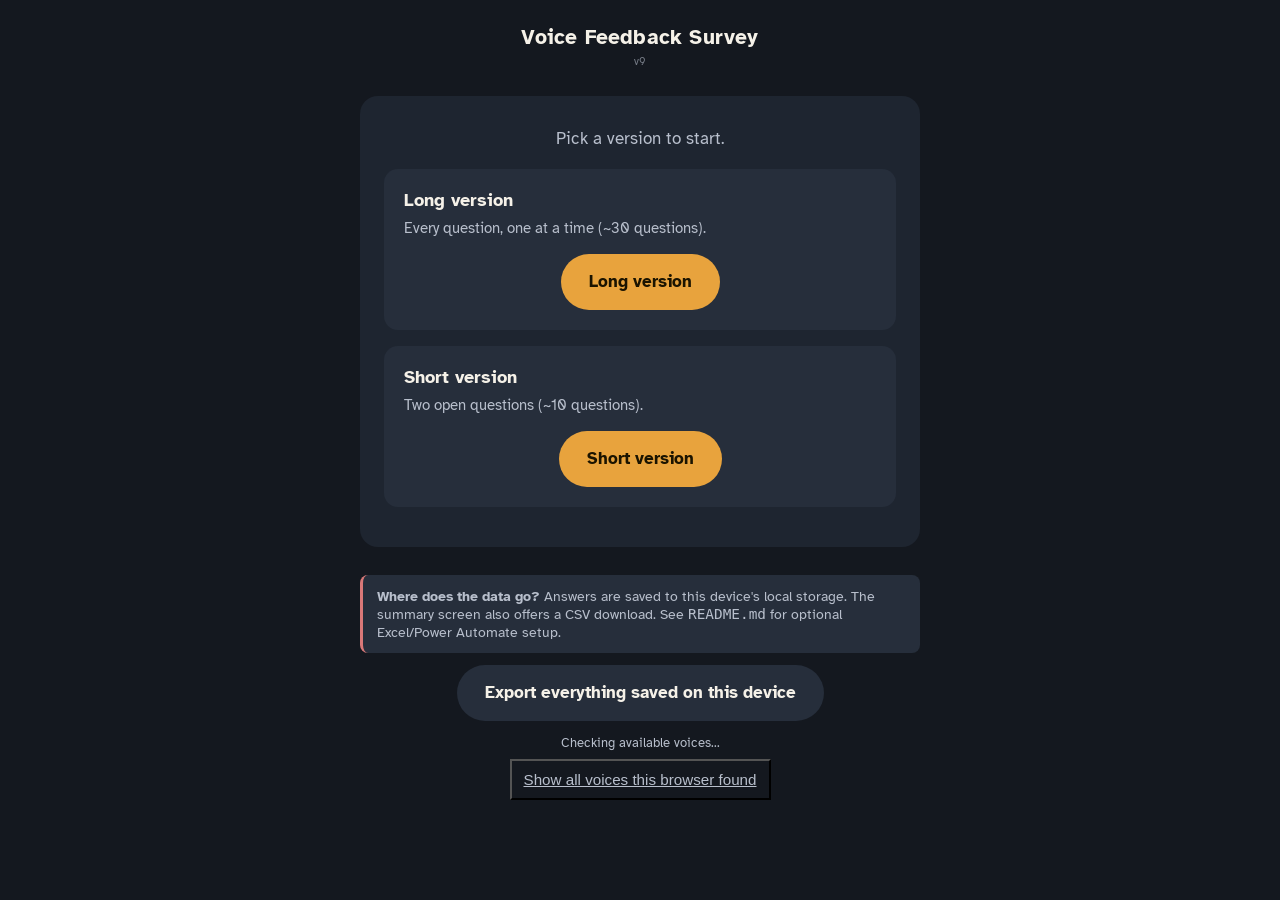
<file: index.html>
<!DOCTYPE html>
<html lang="en-GB">
<head>
<meta charset="UTF-8">
<meta name="viewport" content="width=device-width, initial-scale=1.0">
<title>Voice Feedback Survey</title>
<link rel="preconnect" href="https://fonts.googleapis.com">
<link rel="preconnect" href="https://fonts.gstatic.com" crossorigin>
<link href="https://fonts.googleapis.com/css2?family=Atkinson+Hyperlegible:ital,wght@0,400;0,700;1,400&display=swap" rel="stylesheet">
<link rel="stylesheet" href="survey-styles.css?v=10">
</head>
<body>

<div class="app">
  <header class="top">
    <h1>Voice Feedback Survey</h1>
    <span class="version-tag">v9</span>
  </header>

  <div id="progressWrap" style="display:none;">
    <div class="progress-track"><div class="progress-fill" id="progressFill"></div></div>
    <div class="progress-label" id="progressLabel"></div>
  </div>

  <main class="card" id="card">
    <!-- version picker and survey injected by JS -->
  </main>

  <div aria-live="polite" class="sr-only" id="liveRegion"></div>

  <footer class="notes">
    <div class="support-note">
      <strong>Where does the data go?</strong> Answers are saved to this device's local
      storage. The summary screen also offers a CSV download. See <code>README.md</code>
      for optional Excel/Power Automate setup.
    </div>
    <button class="btn btn-secondary" id="exportAllBtn" style="margin-top:12px;">Export everything saved on this device</button>
    <div id="compatNote" style="margin-top:14px;"></div>
    <button class="btn-quiet" id="listVoicesBtn" style="margin-top:8px;">Show all voices this browser found</button>
    <div id="voiceList" style="text-align:left; margin-top:8px; display:none;"></div>
  </footer>
</div>

<script src="questions-full.js?v=10"></script>
<script src="questions-open.js?v=10"></script>
<script src="survey-engine.js?v=10"></script>
<script>
  document.getElementById('exportAllBtn').addEventListener('click', () => {
    window.voiceSurveyStorage.exportAllLocalResponses();
  });
</script>

</body>
</html>
</file>
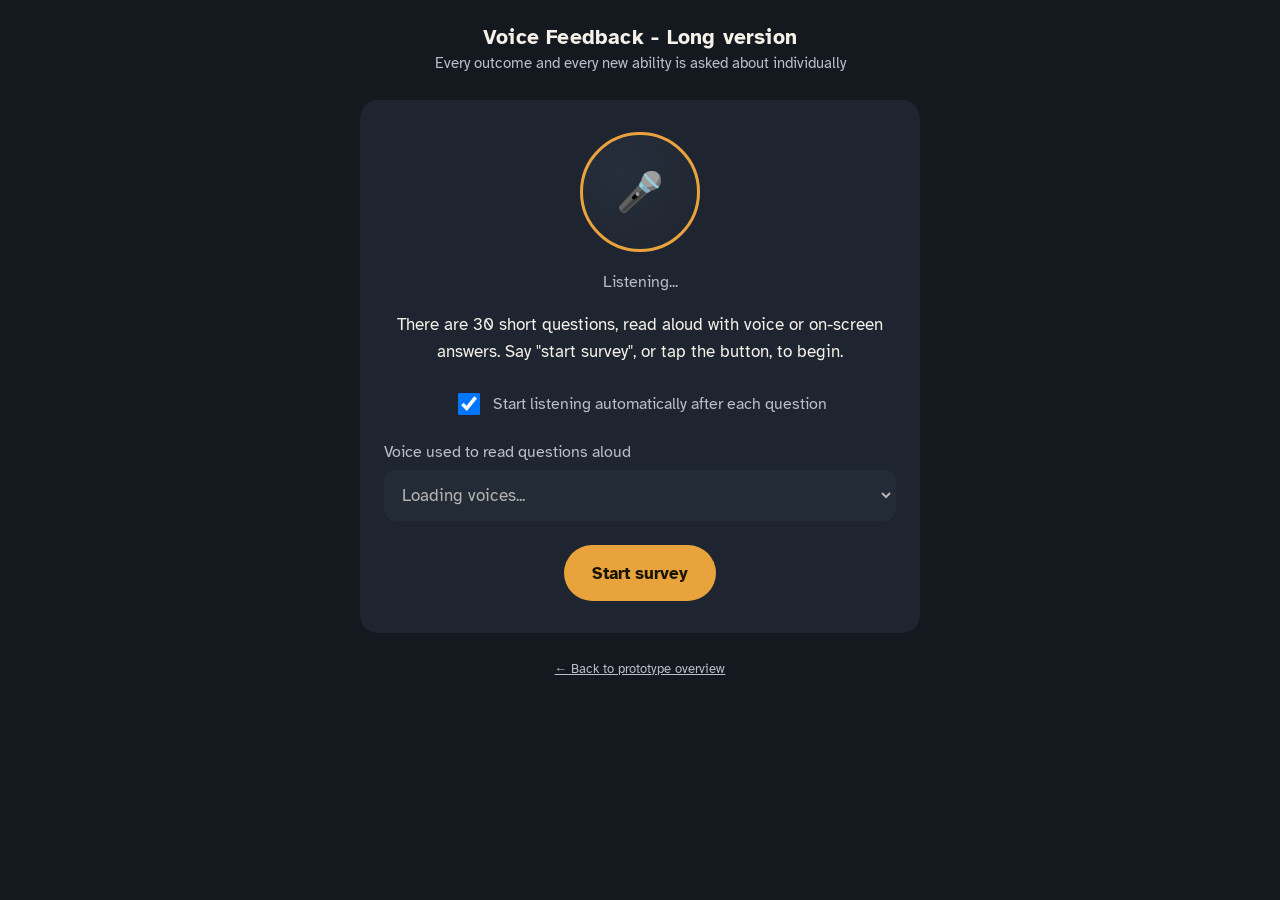
<file: full-survey.html>
<!DOCTYPE html>
<html lang="en-GB">
<head>
<meta charset="UTF-8">
<meta name="viewport" content="width=device-width, initial-scale=1.0">
<title>Voice Feedback - Long version</title>
<link rel="preconnect" href="https://fonts.googleapis.com">
<link rel="preconnect" href="https://fonts.gstatic.com" crossorigin>
<link href="https://fonts.googleapis.com/css2?family=Atkinson+Hyperlegible:ital,wght@0,400;0,700;1,400&display=swap" rel="stylesheet">
<link rel="stylesheet" href="survey-styles.css?v=10">
</head>
<body>

<div class="app">
  <header class="top">
    <h1>Voice Feedback - Long version</h1>
    <p>Every outcome and every new ability is asked about individually</p>
  </header>

  <div id="progressWrap" style="display:none;">
    <div class="progress-track"><div class="progress-fill" id="progressFill"></div></div>
    <div class="progress-label" id="progressLabel"></div>
  </div>

  <main class="card" id="card">
    <!-- content injected by JS -->
  </main>

  <div aria-live="polite" class="sr-only" id="liveRegion"></div>

  <footer class="notes">
    <p><a href="index.html" style="color:var(--text-dim);">&larr; Back to prototype overview</a></p>
  </footer>
</div>

<script src="questions-full.js?v=10"></script>
<script src="survey-engine.js?v=10"></script>

</body>
</html>
</file>
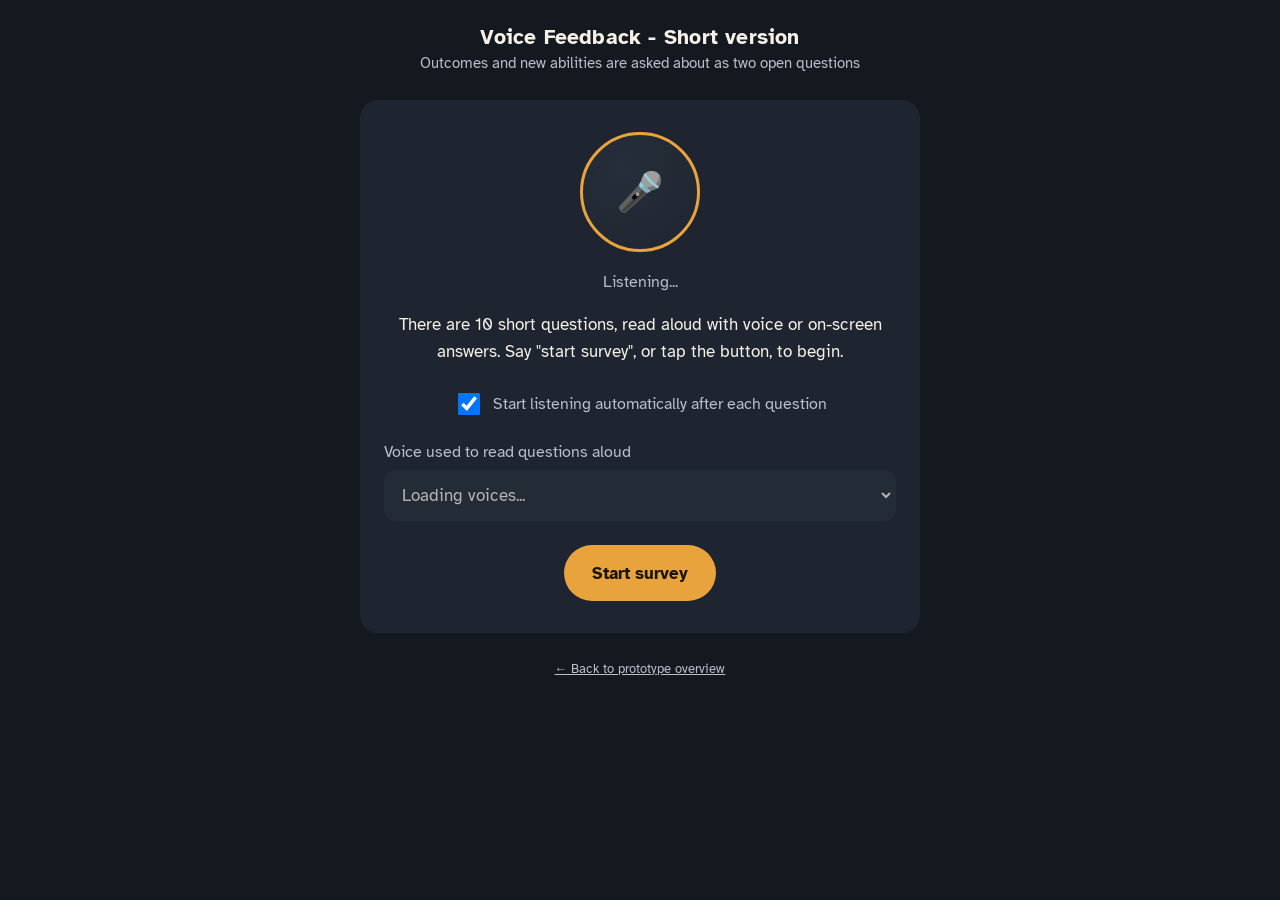
<file: open-survey.html>
<!DOCTYPE html>
<html lang="en-GB">
<head>
<meta charset="UTF-8">
<meta name="viewport" content="width=device-width, initial-scale=1.0">
<title>Voice Feedback - Short version</title>
<link rel="preconnect" href="https://fonts.googleapis.com">
<link rel="preconnect" href="https://fonts.gstatic.com" crossorigin>
<link href="https://fonts.googleapis.com/css2?family=Atkinson+Hyperlegible:ital,wght@0,400;0,700;1,400&display=swap" rel="stylesheet">
<link rel="stylesheet" href="survey-styles.css?v=10">
</head>
<body>

<div class="app">
  <header class="top">
    <h1>Voice Feedback - Short version</h1>
    <p>Outcomes and new abilities are asked about as two open questions</p>
  </header>

  <div id="progressWrap" style="display:none;">
    <div class="progress-track"><div class="progress-fill" id="progressFill"></div></div>
    <div class="progress-label" id="progressLabel"></div>
  </div>

  <main class="card" id="card">
    <!-- content injected by JS -->
  </main>

  <div aria-live="polite" class="sr-only" id="liveRegion"></div>

  <footer class="notes">
    <p><a href="index.html" style="color:var(--text-dim);">&larr; Back to prototype overview</a></p>
  </footer>
</div>

<script src="questions-open.js?v=10"></script>
<script src="survey-engine.js?v=10"></script>

</body>
</html>
</file>
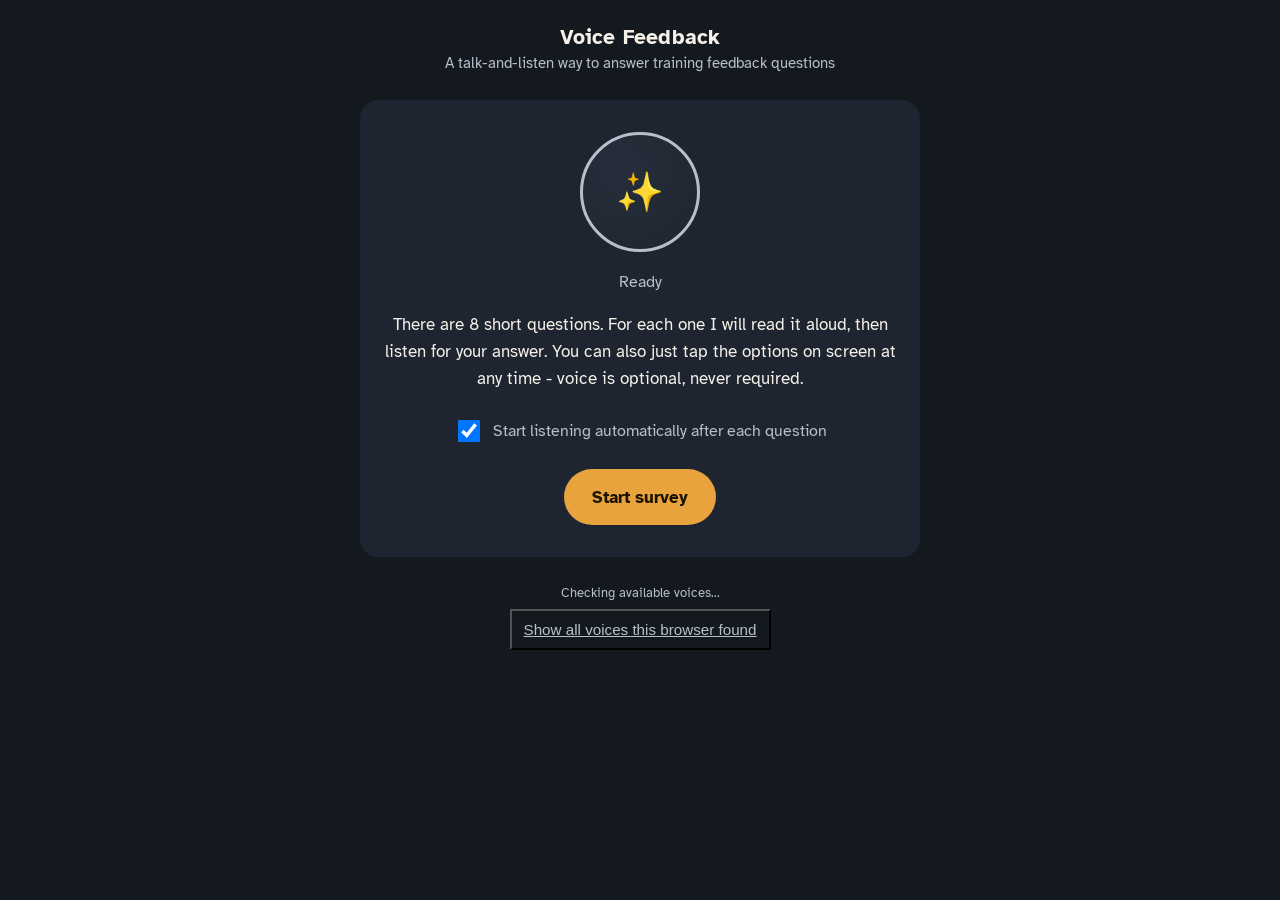
<file: voice-survey-prototype_3.html>
<!DOCTYPE html>
<html lang="en-GB">
<head>
<meta charset="UTF-8">
<meta name="viewport" content="width=device-width, initial-scale=1.0">
<title>Voice Feedback - Prototype</title>
<link rel="preconnect" href="https://fonts.googleapis.com">
<link rel="preconnect" href="https://fonts.gstatic.com" crossorigin>
<link href="https://fonts.googleapis.com/css2?family=Atkinson+Hyperlegible:ital,wght@0,400;0,700;1,400&display=swap" rel="stylesheet">
<style>
  :root {
    --bg: #14181F;
    --surface: #1E2530;
    --surface-raised: #262E3B;
    --text: #F5F1E8;
    --text-dim: #B8BFCC;
    --gold: #E8A33D;
    --teal: #5FBDB0;
    --rose: #D97878;
    --focus: #F5F1E8;
    --radius: 18px;
  }

  * { box-sizing: border-box; }

  html, body {
    margin: 0;
    padding: 0;
    background: var(--bg);
    color: var(--text);
    font-family: 'Atkinson Hyperlegible', Arial, sans-serif;
    min-height: 100vh;
  }

  body {
    display: flex;
    justify-content: center;
    padding: 24px 16px 60px;
  }

  @media (prefers-reduced-motion: reduce) {
    * { animation-duration: 0.01ms !important; transition-duration: 0.01ms !important; }
  }

  .app {
    width: 100%;
    max-width: 560px;
  }

  header.top {
    text-align: center;
    margin-bottom: 28px;
  }

  header.top h1 {
    font-size: 1.3rem;
    font-weight: 700;
    margin: 0 0 4px;
    letter-spacing: 0.01em;
  }

  header.top p {
    color: var(--text-dim);
    margin: 0;
    font-size: 0.95rem;
  }

  .progress-track {
    height: 6px;
    background: var(--surface);
    border-radius: 999px;
    margin: 20px 0 8px;
    overflow: hidden;
  }

  .progress-fill {
    height: 100%;
    background: var(--gold);
    border-radius: 999px;
    transition: width 0.4s ease;
    width: 0%;
  }

  .progress-label {
    font-size: 0.85rem;
    color: var(--text-dim);
    text-align: right;
    margin-bottom: 20px;
  }

  .card {
    background: var(--surface);
    border-radius: var(--radius);
    padding: 32px 24px;
    text-align: center;
  }

  /* the orb: the one signature visual element, gives a sighted observer
     (or low-vision user with residual sight) a clear read on system state
     without relying on it — every state is also spoken and printed */
  .orb-wrap {
    display: flex;
    justify-content: center;
    margin-bottom: 20px;
  }

  .orb {
    width: 120px;
    height: 120px;
    border-radius: 50%;
    background: radial-gradient(circle at 35% 30%, var(--surface-raised), var(--surface));
    border: 3px solid var(--text-dim);
    display: flex;
    align-items: center;
    justify-content: center;
    transition: border-color 0.3s ease, box-shadow 0.3s ease;
  }

  .orb .icon { font-size: 2.4rem; }

  .orb.speaking {
    border-color: var(--teal);
    box-shadow: 0 0 0 0 rgba(95,189,176,0.6);
    animation: pulse-teal 1.4s ease-in-out infinite;
  }

  .orb.listening {
    border-color: var(--gold);
    box-shadow: 0 0 0 0 rgba(232,163,61,0.6);
    animation: pulse-gold 1.1s ease-in-out infinite;
  }

  @keyframes pulse-teal {
    0% { box-shadow: 0 0 0 0 rgba(95,189,176,0.45); }
    70% { box-shadow: 0 0 0 22px rgba(95,189,176,0); }
    100% { box-shadow: 0 0 0 0 rgba(95,189,176,0); }
  }

  @keyframes pulse-gold {
    0% { box-shadow: 0 0 0 0 rgba(232,163,61,0.45); }
    70% { box-shadow: 0 0 0 22px rgba(232,163,61,0); }
    100% { box-shadow: 0 0 0 0 rgba(232,163,61,0); }
  }

  .state-label {
    font-size: 1rem;
    color: var(--text-dim);
    margin-bottom: 18px;
    min-height: 1.4em;
  }

  .question-text {
    font-size: 1.4rem;
    font-weight: 700;
    line-height: 1.4;
    margin: 0 0 24px;
  }

  .options {
    display: flex;
    flex-direction: column;
    gap: 12px;
    margin-bottom: 20px;
  }

  .option-btn {
    background: var(--surface-raised);
    color: var(--text);
    border: 2px solid transparent;
    border-radius: 12px;
    padding: 18px 16px;
    font-size: 1.05rem;
    font-family: inherit;
    text-align: left;
    cursor: pointer;
    min-height: 60px;
  }

  .option-btn:hover { background: #303A49; }

  .option-btn:focus-visible,
  button:focus-visible,
  textarea:focus-visible,
  input:focus-visible {
    outline: 3px solid var(--focus);
    outline-offset: 2px;
  }

  .option-btn.chosen {
    border-color: var(--gold);
    background: #33291A;
  }

  textarea.free-text {
    width: 100%;
    min-height: 110px;
    background: var(--surface-raised);
    color: var(--text);
    border: 2px solid transparent;
    border-radius: 12px;
    padding: 14px;
    font-family: inherit;
    font-size: 1.05rem;
    margin-bottom: 20px;
    resize: vertical;
  }

  .btn-row {
    display: flex;
    gap: 12px;
    flex-wrap: wrap;
    justify-content: center;
  }

  .btn {
    font-family: inherit;
    font-size: 1.05rem;
    font-weight: 700;
    border: none;
    border-radius: 999px;
    padding: 16px 28px;
    cursor: pointer;
    min-height: 56px;
    min-width: 120px;
  }

  .btn-primary { background: var(--gold); color: #1B1400; }
  .btn-secondary { background: var(--surface-raised); color: var(--text); }
  .btn-quiet {
    background: transparent;
    color: var(--text-dim);
    text-decoration: underline;
    padding: 10px 12px;
    min-width: unset;
    min-height: unset;
    font-weight: 400;
    font-size: 0.95rem;
  }

  .transcript-box {
    background: var(--surface-raised);
    border-radius: 12px;
    padding: 14px 16px;
    margin-bottom: 20px;
    text-align: left;
    font-size: 1rem;
    color: var(--text-dim);
  }
  .transcript-box strong { color: var(--text); }

  .summary-list {
    text-align: left;
    margin-bottom: 24px;
  }

  .summary-item {
    border-bottom: 1px solid var(--surface-raised);
    padding: 14px 0;
  }
  .summary-item:last-child { border-bottom: none; }
  .summary-item .q { font-size: 0.85rem; color: var(--text-dim); margin-bottom: 4px; }
  .summary-item .a { font-size: 1.05rem; font-weight: 700; }

  .support-note {
    background: var(--surface-raised);
    border-left: 3px solid var(--rose);
    border-radius: 8px;
    padding: 12px 14px;
    font-size: 0.9rem;
    color: var(--text-dim);
    margin-top: 18px;
    text-align: left;
  }

  .sr-only {
    position: absolute;
    width: 1px; height: 1px;
    padding: 0; margin: -1px;
    overflow: hidden;
    clip: rect(0,0,0,0);
    white-space: nowrap; border: 0;
  }

  footer.notes {
    text-align: center;
    color: var(--text-dim);
    font-size: 0.8rem;
    margin-top: 28px;
  }
</style>
</head>
<body>

<div class="app">
  <header class="top">
    <h1>Voice Feedback</h1>
    <p>A talk-and-listen way to answer training feedback questions</p>
  </header>

  <div id="progressWrap" style="display:none;">
    <div class="progress-track"><div class="progress-fill" id="progressFill"></div></div>
    <div class="progress-label" id="progressLabel"></div>
  </div>

  <main class="card" id="card">
    <!-- content injected by JS -->
  </main>

  <div aria-live="polite" class="sr-only" id="liveRegion"></div>

  <footer class="notes">
    <div id="compatNote"></div>
    <button class="btn-quiet" id="listVoicesBtn" style="margin-top:8px;">Show all voices this browser found</button>
    <div id="voiceList" style="text-align:left; margin-top:8px; display:none;"></div>
  </footer>
</div>

<script>
(function () {
  const questions = [
    {
      id: 1,
      type: 'choice',
      text: 'Compared to before the training, how confident do you feel using your device now?',
      options: ['Much more confident', 'Somewhat more confident', 'About the same', 'Less confident']
    },
    {
      id: 2,
      type: 'text',
      text: 'What part of the training was most useful to you? Tell me in your own words.'
    },
    {
      id: 3,
      type: 'choice',
      text: 'How was the pace of the session?',
      options: ['Too slow', 'Just right', 'Too fast']
    },
    {
      id: 4,
      type: 'choice',
      text: 'Did the trainer explain things in a way that was easy to follow?',
      options: ['Yes, always', 'Mostly', 'Sometimes', 'Rarely']
    },
    {
      id: 5,
      type: 'choice',
      text: 'Would you recommend this training to a friend?',
      options: ['Yes', 'Maybe', 'No']
    },
    {
      id: 6,
      type: 'text',
      text: 'What was the most difficult part of the session?'
    },
    {
      id: 7,
      type: 'choice',
      text: 'How likely are you to keep practising what you learned?',
      options: ['Very likely', 'Somewhat likely', 'Not likely']
    },
    {
      id: 8,
      type: 'text',
      text: 'Is there anything else you would like to tell us?'
    }
  ];

  const card = document.getElementById('card');
  const progressWrap = document.getElementById('progressWrap');
  const progressFill = document.getElementById('progressFill');
  const progressLabel = document.getElementById('progressLabel');
  const liveRegion = document.getElementById('liveRegion');
  const compatNote = document.getElementById('compatNote');
  const listVoicesBtn = document.getElementById('listVoicesBtn');
  const voiceListEl = document.getElementById('voiceList');

  listVoicesBtn.addEventListener('click', () => {
    const voices = window.speechSynthesis ? window.speechSynthesis.getVoices() : [];
    if (!voices.length) {
      voiceListEl.innerHTML = 'No voices reported yet - try again in a second, or check the browser has permission/internet access.';
    } else {
      voiceListEl.innerHTML = voices.map(v =>
        `${v.name} (${v.lang})${/natural|online|enhanced|premium/i.test(v.name) ? ' - looks natural' : ''}`
      ).join('<br>');
    }
    voiceListEl.style.display = voiceListEl.style.display === 'none' ? 'block' : 'none';
  });

  const SpeechRecognitionAPI = window.SpeechRecognition || window.webkitSpeechRecognition;
  const speechSupported = !!SpeechRecognitionAPI && !!window.speechSynthesis;

  // iOS only grants microphone-based speech recognition to Safari itself -
  // Chrome, Edge and every other iPhone/iPad browser use the same rendering
  // engine but don't get this feature, so voice input silently fails there.
  const ua = navigator.userAgent || '';
  const isIOS = /iPhone|iPad|iPod/.test(ua);
  const isIOSSafari = isIOS && /Safari/.test(ua) && !/CriOS|EdgiOS|FxiOS|OPiOS/.test(ua);
  const isIOSOtherBrowser = isIOS && !isIOSSafari;

  let recognizer = null;
  if (SpeechRecognitionAPI) {
    recognizer = new SpeechRecognitionAPI();
    recognizer.continuous = false;
    recognizer.interimResults = false;
    recognizer.lang = 'en-GB';
  }

  let current = 0;
  const answers = [];
  let pendingAnswer = null;

  // Natural voices (Edge's "Online (Natural)" set, and equivalents on other
  // browsers) sound far less robotic than the default local voice. They load
  // asynchronously and often aren't ready on the very first check, so we
  // retry a few times rather than relying on a single event that not every
  // browser fires reliably.
  let naturalVoice = null;
  let voiceLabel = 'standard';
  let voiceAttempts = 0;

  function pickBestVoice() {
    if (!window.speechSynthesis) { updateCompatNote(); return; }
    const voices = window.speechSynthesis.getVoices();

    if (!voices.length) {
      voiceAttempts++;
      if (voiceAttempts <= 10) {
        setTimeout(pickBestVoice, 300);
      } else {
        voiceLabel = 'none-found';
        updateCompatNote();
      }
      return;
    }

    const englishVoices = voices.filter(v => v.lang && v.lang.toLowerCase().startsWith('en'));
    const pool = englishVoices.length ? englishVoices : voices;

    // Prefer anything explicitly flagged "Natural" (Edge), then fall back to
    // other known cloud/enhanced voice naming patterns other browsers use.
    const natural = pool.find(v => /natural/i.test(v.name))
      || pool.find(v => /online|enhanced|premium/i.test(v.name))
      || null;

    // Prefer British English where available, since that best matches the
    // rest of the interface, then just take the first sensible option.
    const gbFirst = pool.find(v => v.lang.toLowerCase() === 'en-gb') || pool[0];

    naturalVoice = natural || gbFirst || null;
    voiceLabel = natural ? 'natural' : 'standard';
    updateCompatNote();
  }

  function updateCompatNote() {
    if (!speechSupported) {
      compatNote.textContent = 'This browser does not support voice input, so manual buttons are used instead.';
      return;
    }
    if (voiceLabel === 'natural') {
      compatNote.textContent = `Voice works in this browser, using a natural voice (${naturalVoice.name}). Manual buttons are always available too.`;
    } else if (voiceLabel === 'none-found') {
      compatNote.textContent = 'Voice output is not returning any voices in this browser - manual buttons will still work.';
    } else if (naturalVoice) {
      compatNote.textContent = `Voice works in this browser, using the standard voice (${naturalVoice.name}). Manual buttons are always available too.`;
    } else {
      compatNote.textContent = 'Checking available voices...';
    }
  }

  updateCompatNote();
  if (window.speechSynthesis) {
    pickBestVoice();
    // Chrome/Edge load the voice list asynchronously - this event fires once
    // it's actually ready, on browsers that support it.
    window.speechSynthesis.onvoiceschanged = pickBestVoice;
  }

  function announce(msg) {
    liveRegion.textContent = '';
    setTimeout(() => { liveRegion.textContent = msg; }, 50);
  }

  function speak(text, onEnd) {
    if (!window.speechSynthesis) { if (onEnd) onEnd(); return; }
    window.speechSynthesis.cancel();
    const utter = new SpeechSynthesisUtterance(text);
    utter.lang = 'en-GB';
    utter.rate = 0.98;
    if (naturalVoice) {
      utter.voice = naturalVoice;
      utter.lang = naturalVoice.lang;
    }
    utter.onend = () => { if (onEnd) onEnd(); };
    utter.onerror = () => { if (onEnd) onEnd(); };
    window.speechSynthesis.speak(utter);
  }

  function setOrb(state) {
    // state: 'idle' | 'speaking' | 'listening'
    return `<div class="orb-wrap"><div class="orb ${state === 'idle' ? '' : state}" aria-hidden="true">
      <span class="icon">${state === 'listening' ? '\u{1F3A4}' : state === 'speaking' ? '\u{1F50A}' : '\u{2728}'}</span>
    </div></div>
    <div class="state-label" id="stateLabel">${state === 'listening' ? 'Listening...' : state === 'speaking' ? 'Speaking...' : 'Ready'}</div>`;
  }

  function updateProgress() {
    progressWrap.style.display = 'block';
    const pct = Math.round((current / questions.length) * 100);
    progressFill.style.width = pct + '%';
    progressLabel.textContent = `Question ${Math.min(current + 1, questions.length)} of ${questions.length}`;
  }

  function fuzzyMatchOption(transcript, options) {
    const t = transcript.toLowerCase();
    let best = null;
    let bestScore = 0;
    options.forEach((opt) => {
      const words = opt.toLowerCase().split(/\s+/).filter(w => w.length > 2);
      let score = 0;
      words.forEach(w => { if (t.includes(w)) score++; });
      if (t.includes(opt.toLowerCase())) score += 5;
      if (score > bestScore) { bestScore = score; best = opt; }
    });
    return bestScore > 0 ? best : null;
  }

  function renderIntro() {
    const inFrame = window.top !== window.self;
    const frameWarning = (speechSupported && inFrame)
      ? `<div class="support-note">This page seems to be running inside an embedded preview, which often blocks microphone access even when you allow it. If the microphone button doesn't work, try opening the downloaded file directly in its own browser tab.</div>`
      : '';
    const iosWarning = isIOSOtherBrowser
      ? `<div class="support-note">On iPhone and iPad, voice answers only work in Safari. This looks like a different browser, so questions will still be read aloud but spoken answers won't be picked up - please open this page in Safari, or use the on-screen options instead.</div>`
      : '';
    card.innerHTML = `
      ${setOrb('idle')}
      <p style="font-size:1.05rem; line-height:1.6; margin-bottom:24px;">
        There are ${questions.length} short questions. For each one I will read it aloud,
        then listen for your answer. You can also just tap the options on screen at any time -
        voice is optional, never required.
      </p>
      ${speechSupported ? `
      <label style="display:flex; align-items:center; gap:10px; justify-content:center; margin-bottom:24px; font-size:1rem; color:var(--text-dim); cursor:pointer;">
        <input type="checkbox" id="handsFreeToggle" ${handsFree ? 'checked' : ''} style="width:22px; height:22px;">
        Start listening automatically after each question
      </label>` : ''}
      <div class="btn-row">
        <button class="btn btn-primary" id="startBtn">Start survey</button>
      </div>
      ${frameWarning}
      ${iosWarning}
    `;
    if (speechSupported) {
      document.getElementById('handsFreeToggle').addEventListener('change', (e) => {
        handsFree = e.target.checked;
      });
    }
    document.getElementById('startBtn').addEventListener('click', () => {
      current = 0;
      askQuestion();
    });
  }

  let handsFree = !isIOSSafari;

  function askQuestion() {
    if (current >= questions.length) { renderSummary(); return; }
    updateProgress();
    const q = questions[current];
    pendingAnswer = null;

    let body = `${setOrb('idle')}<p class="question-text">${q.text}</p>`;

    if (q.type === 'choice') {
      body += `<div class="options" role="group" aria-label="Answer options">`;
      q.options.forEach((opt, i) => {
        body += `<button class="option-btn" data-opt="${i}">${opt}</button>`;
      });
      body += `</div>`;
    } else {
      body += `<textarea class="free-text" id="freeText" aria-label="Your answer" placeholder="Type your answer here, or use the microphone"></textarea>`;
    }

    body += `<div class="btn-row" style="margin-top:8px;">`;
    if (speechSupported) {
      body += `<button class="btn btn-primary" id="micBtn">${handsFree ? 'Listen again' : 'Use microphone'}</button>`;
    }
    body += `<button class="btn btn-secondary" id="repeatBtn">Repeat question</button>`;
    body += `</div>`;

    if (q.type === 'text') {
      body += `<div class="btn-row" style="margin-top:14px;"><button class="btn btn-secondary" id="submitTextBtn">Next</button></div>`;
    }

    card.innerHTML = body;

    if (q.type === 'choice') {
      card.querySelectorAll('.option-btn').forEach(btn => {
        btn.addEventListener('click', () => selectAnswer(q.options[+btn.dataset.opt]));
      });
    } else {
      document.getElementById('submitTextBtn').addEventListener('click', () => {
        const val = document.getElementById('freeText').value.trim();
        selectAnswer(val.length ? val : '(no answer given)');
      });
    }

    document.getElementById('repeatBtn').addEventListener('click', () => readQuestionAloud(q));

    if (speechSupported) {
      document.getElementById('micBtn').addEventListener('click', () => startListening(q));
    }

    readQuestionAloud(q);
  }

  function readQuestionAloud(q) {
    setOrbState('speaking');
    let toSay = q.text;
    if (q.type === 'choice') {
      toSay += ' Your options are: ' + q.options.join(', ') + '.';
    }
    speak(toSay, () => {
      setOrbState('idle');
      if (handsFree && speechSupported) {
        // Small pause so it doesn't feel like it's cutting the person off
        // mid-breath the instant the question finishes.
        setTimeout(() => startListening(q), 500);
      }
    });
  }

  function setOrbState(state) {
    const wrap = card.querySelector('.orb-wrap');
    const label = document.getElementById('stateLabel');
    if (!wrap || !label) return;
    const orb = wrap.querySelector('.orb');
    orb.className = 'orb' + (state === 'idle' ? '' : ' ' + state);
    orb.querySelector('.icon').textContent = state === 'listening' ? '\u{1F3A4}' : state === 'speaking' ? '\u{1F50A}' : '\u{2728}';
    label.textContent = state === 'listening' ? 'Listening...' : state === 'speaking' ? 'Speaking...' : 'Ready';
  }

  const ERROR_MESSAGES = {
    'not-allowed': 'Microphone access was blocked. Check the site permission for the microphone (often a padlock or camera icon in the address bar) and allow it, then try again.',
    'service-not-allowed': 'The browser blocked microphone access for this page - this often happens inside an embedded preview. Try opening the downloaded file directly in its own browser tab.',
    'no-speech': 'No speech was picked up that time. Try again and speak shortly after the beep.',
    'audio-capture': 'No microphone could be found. Check one is connected and not in use by another app.',
    'network': 'A network error stopped voice recognition - this needs an internet connection to work.',
    'aborted': 'Listening was stopped before an answer came through.'
  };

  function startListening(q) {
    if (!recognizer) return;

    // Voice recognition needs a secure context (https, or a file opened
    // directly rather than run inside an embedded/sandboxed preview).
    const insecure = location.protocol !== 'https:' && location.hostname !== 'localhost' && location.protocol !== 'file:';
    const inFrame = window.top !== window.self;

    setOrbState('listening');
    announce('Listening for your answer');
    clearMicError();

    try {
      recognizer.start();
    } catch (e) {
      setOrbState('idle');
      showMicError('Could not start listening: ' + e.message);
      return;
    }

    recognizer.onresult = (event) => {
      const transcript = event.results[0][0].transcript;
      setOrbState('idle');
      clearMicError();
      handleVoiceResult(q, transcript);
    };
    recognizer.onerror = (event) => {
      setOrbState('idle');
      let msg = ERROR_MESSAGES[event.error] || ('Voice recognition error: ' + event.error);
      if (event.error === 'not-allowed' && inFrame) {
        msg = ERROR_MESSAGES['service-not-allowed'];
      }
      showMicError(msg);
      announce(msg);
    };
    recognizer.onend = () => {
      if (card.querySelector('.orb.listening')) setOrbState('idle');
    };
  }

  function showMicError(msg) {
    let box = document.getElementById('micErrorBox');
    if (!box) {
      box = document.createElement('div');
      box.id = 'micErrorBox';
      box.className = 'support-note';
      const btnRow = card.querySelector('.btn-row');
      card.insertBefore(box, btnRow);
    }
    box.textContent = msg;
  }

  function clearMicError() {
    const box = document.getElementById('micErrorBox');
    if (box) box.remove();
  }

  function handleVoiceResult(q, transcript) {
    if (q.type === 'text') {
      const field = document.getElementById('freeText');
      if (field) field.value = transcript;
      speak('I heard: ' + transcript + '. Tap next when you are happy with that, or say it again to redo it.');
      return;
    }
    const match = fuzzyMatchOption(transcript, q.options);
    if (match) {
      const box = document.createElement('div');
      box.className = 'transcript-box';
      box.innerHTML = `Heard: <strong>${transcript}</strong> - matched to <strong>${match}</strong>`;
      card.insertBefore(box, card.querySelector('.btn-row'));
      speak('I heard ' + match + '. Confirming that answer.', () => selectAnswer(match));
    } else {
      speak('Sorry, I did not catch a clear answer. Please try again or tap an option on screen.');
    }
  }

  function selectAnswer(answerText) {
    answers.push({ question: questions[current].text, answer: answerText });
    current++;
    askQuestion();
  }

  function renderSummary() {
    progressWrap.style.display = 'none';
    let body = `${setOrb('idle')}<p class="question-text">All done - thank you</p>`;
    body += `<div class="summary-list">`;
    answers.forEach(a => {
      body += `<div class="summary-item"><div class="q">${a.question}</div><div class="a">${a.answer}</div></div>`;
    });
    body += `</div>`;
    body += `<div class="btn-row">
      <button class="btn btn-primary" id="finishBtn">Submit feedback</button>
    </div>
    <div class="support-note">
      Prototype note: this demo does not send data anywhere yet. In the working version,
      this is the point where answers would be posted into SurveyMonkey.
    </div>`;
    card.innerHTML = body;
    speak('That is everything. Here is a summary of your answers. Tap submit feedback when you are ready.');
    document.getElementById('finishBtn').addEventListener('click', () => {
      card.innerHTML = `${setOrb('idle')}<p class="question-text">Thank you - your feedback has been recorded.</p>`;
      speak('Thank you. Your feedback has been recorded.');
    });
  }

  renderIntro();
})();
</script>

</body>
</html>
</file>
<file: survey-styles.css>
:root {
  --bg: #14181F;
  --surface: #1E2530;
  --surface-raised: #262E3B;
  --text: #F5F1E8;
  --text-dim: #B8BFCC;
  --gold: #E8A33D;
  --teal: #5FBDB0;
  --rose: #D97878;
  --focus: #F5F1E8;
  --radius: 18px;
}

* { box-sizing: border-box; }

html, body {
  margin: 0;
  padding: 0;
  background: var(--bg);
  color: var(--text);
  font-family: 'Atkinson Hyperlegible', Arial, sans-serif;
  min-height: 100vh;
}

body {
  display: flex;
  justify-content: center;
  padding: 24px 16px 60px;
}

@media (prefers-reduced-motion: reduce) {
  * { animation-duration: 0.01ms !important; transition-duration: 0.01ms !important; }
}

.app {
  width: 100%;
  max-width: 560px;
}

header.top {
  text-align: center;
  margin-bottom: 28px;
}

header.top h1 {
  font-size: 1.3rem;
  font-weight: 700;
  margin: 0 0 4px;
  letter-spacing: 0.01em;
}

header.top p {
  color: var(--text-dim);
  margin: 0;
  font-size: 0.95rem;
}

.version-tag {
  display: block;
  color: var(--text-dim);
  opacity: 0.6;
  font-size: 0.7rem;
  letter-spacing: 0.03em;
}

.progress-track {
  height: 6px;
  background: var(--surface);
  border-radius: 999px;
  margin: 20px 0 8px;
  overflow: hidden;
}

.progress-fill {
  height: 100%;
  background: var(--gold);
  border-radius: 999px;
  transition: width 0.4s ease;
  width: 0%;
}

.progress-label {
  font-size: 0.85rem;
  color: var(--text-dim);
  text-align: right;
  margin-bottom: 20px;
}

.card {
  background: var(--surface);
  border-radius: var(--radius);
  padding: 32px 24px;
  text-align: center;
}

/* the orb: the one signature visual element, gives a sighted observer
   (or low-vision user with residual sight) a clear read on system state
   without relying on it — every state is also spoken and printed */
.orb-wrap {
  display: flex;
  justify-content: center;
  margin-bottom: 20px;
}

.orb {
  width: 120px;
  height: 120px;
  border-radius: 50%;
  background: radial-gradient(circle at 35% 30%, var(--surface-raised), var(--surface));
  border: 3px solid var(--text-dim);
  display: flex;
  align-items: center;
  justify-content: center;
  transition: border-color 0.3s ease, box-shadow 0.3s ease;
}

.orb .icon { font-size: 2.4rem; }

.orb.speaking {
  border-color: var(--teal);
  box-shadow: 0 0 0 0 rgba(95,189,176,0.6);
  animation: pulse-teal 1.4s ease-in-out infinite;
}

.orb.listening {
  border-color: var(--gold);
  box-shadow: 0 0 0 0 rgba(232,163,61,0.6);
  animation: pulse-gold 1.1s ease-in-out infinite;
}

@keyframes pulse-teal {
  0% { box-shadow: 0 0 0 0 rgba(95,189,176,0.45); }
  70% { box-shadow: 0 0 0 22px rgba(95,189,176,0); }
  100% { box-shadow: 0 0 0 0 rgba(95,189,176,0); }
}

@keyframes pulse-gold {
  0% { box-shadow: 0 0 0 0 rgba(232,163,61,0.45); }
  70% { box-shadow: 0 0 0 22px rgba(232,163,61,0); }
  100% { box-shadow: 0 0 0 0 rgba(232,163,61,0); }
}

.state-label {
  font-size: 1rem;
  color: var(--text-dim);
  margin-bottom: 18px;
  min-height: 1.4em;
}

.question-text {
  font-size: 1.4rem;
  font-weight: 700;
  line-height: 1.4;
  margin: 0 0 24px;
}

.options {
  display: flex;
  flex-direction: column;
  gap: 12px;
  margin-bottom: 20px;
}

.option-btn {
  background: var(--surface-raised);
  color: var(--text);
  border: 2px solid transparent;
  border-radius: 12px;
  padding: 18px 16px;
  font-size: 1.05rem;
  font-family: inherit;
  text-align: left;
  cursor: pointer;
  min-height: 60px;
}

.option-btn:hover { background: #303A49; }

.option-btn:focus-visible,
button:focus-visible,
textarea:focus-visible,
input:focus-visible {
  outline: 3px solid var(--focus);
  outline-offset: 2px;
}

.option-btn.chosen {
  border-color: var(--gold);
  background: #33291A;
}

/* Marks the option a spoken answer matched, as if it had just been tapped,
   with one pulse to draw the eye to it before the survey moves on. */
@keyframes voice-pulse-once {
  0% { box-shadow: 0 0 0 0 rgba(232, 163, 61, 0.55); }
  60% { box-shadow: 0 0 0 14px rgba(232, 163, 61, 0); }
  100% { box-shadow: 0 0 0 0 rgba(232, 163, 61, 0); }
}
.option-btn.voice-pulse-once {
  animation: voice-pulse-once 0.6s ease-out 1;
}

textarea.free-text {
  width: 100%;
  min-height: 110px;
  background: var(--surface-raised);
  color: var(--text);
  border: 2px solid transparent;
  border-radius: 12px;
  padding: 14px;
  font-family: inherit;
  font-size: 1.05rem;
  margin-bottom: 20px;
  resize: vertical;
}

.btn-row {
  display: flex;
  gap: 12px;
  flex-wrap: wrap;
  justify-content: center;
}

.btn {
  font-family: inherit;
  font-size: 1.05rem;
  font-weight: 700;
  border: none;
  border-radius: 999px;
  padding: 16px 28px;
  cursor: pointer;
  min-height: 56px;
  min-width: 120px;
}

.btn-primary { background: var(--gold); color: #1B1400; }
.btn-secondary { background: var(--surface-raised); color: var(--text); }

/* Draws the eye back to a button after listening stops on its own, without
   being so sharp it feels like an alarm. */
@keyframes gentle-flash {
  0%, 100% { box-shadow: 0 0 0 0 rgba(232, 163, 61, 0); }
  50% { box-shadow: 0 0 0 8px rgba(232, 163, 61, 0.4); }
}
.flash-attention {
  animation: gentle-flash 0.9s ease-in-out infinite;
}

/* The blanket reduced-motion rule above collapses every animation to ~0ms,
   which would hide this cue from exactly the people most likely to rely on
   it. Swap the pulse for a steady highlight rather than dropping it. */
@media (prefers-reduced-motion: reduce) {
  .flash-attention {
    animation: none !important;
    /* Deliberately outline, not box-shadow: the keyframes above animate
       box-shadow, and on an element carrying this class the animated value
       wins even over an !important declaration, leaving the highlight
       invisible. outline is untouched by the keyframes, so it always shows. */
    outline: 4px solid rgba(232, 163, 61, 0.75);
    outline-offset: 2px;
  }
}
.btn-quiet {
  background: transparent;
  color: var(--text-dim);
  text-decoration: underline;
  padding: 10px 12px;
  min-width: unset;
  min-height: unset;
  font-weight: 400;
  font-size: 0.95rem;
}

.transcript-box {
  background: var(--surface-raised);
  border-radius: 12px;
  padding: 14px 16px;
  margin-bottom: 20px;
  text-align: left;
  font-size: 1rem;
  color: var(--text-dim);
}
.transcript-box strong { color: var(--text); }

.summary-list {
  text-align: left;
  margin-bottom: 24px;
}

.summary-item {
  border-bottom: 1px solid var(--surface-raised);
  padding: 14px 0;
}
.summary-item:last-child { border-bottom: none; }
.summary-item .q { font-size: 0.85rem; color: var(--text-dim); margin-bottom: 4px; }
.summary-item .a { font-size: 1.05rem; font-weight: 700; }

.support-note {
  background: var(--surface-raised);
  border-left: 3px solid var(--rose);
  border-radius: 8px;
  padding: 12px 14px;
  font-size: 0.9rem;
  color: var(--text-dim);
  margin-top: 18px;
  text-align: left;
}

.intro-lead {
  font-size: 1.05rem;
  color: var(--text-dim);
  margin: 0 0 20px;
}

.route-list {
  display: flex;
  flex-direction: column;
  gap: 16px;
  margin-bottom: 8px;
}

.route-card {
  background: var(--surface-raised);
  border-radius: 14px;
  padding: 20px;
  text-align: left;
}

.route-card h2 {
  margin: 0 0 6px;
  font-size: 1.1rem;
}

.route-card p {
  margin: 0 0 14px;
  color: var(--text-dim);
  font-size: 0.95rem;
  line-height: 1.5;
}

.route-card a.btn,
.route-card button.btn {
  display: block;
  width: max-content;
  max-width: 100%;
  margin: 0 auto;
  text-decoration: none;
  text-align: center;
}

.sr-only {
  position: absolute;
  width: 1px; height: 1px;
  padding: 0; margin: -1px;
  overflow: hidden;
  clip: rect(0,0,0,0);
  white-space: nowrap; border: 0;
}

footer.notes {
  text-align: center;
  color: var(--text-dim);
  font-size: 0.8rem;
  margin-top: 28px;
}
</file>
